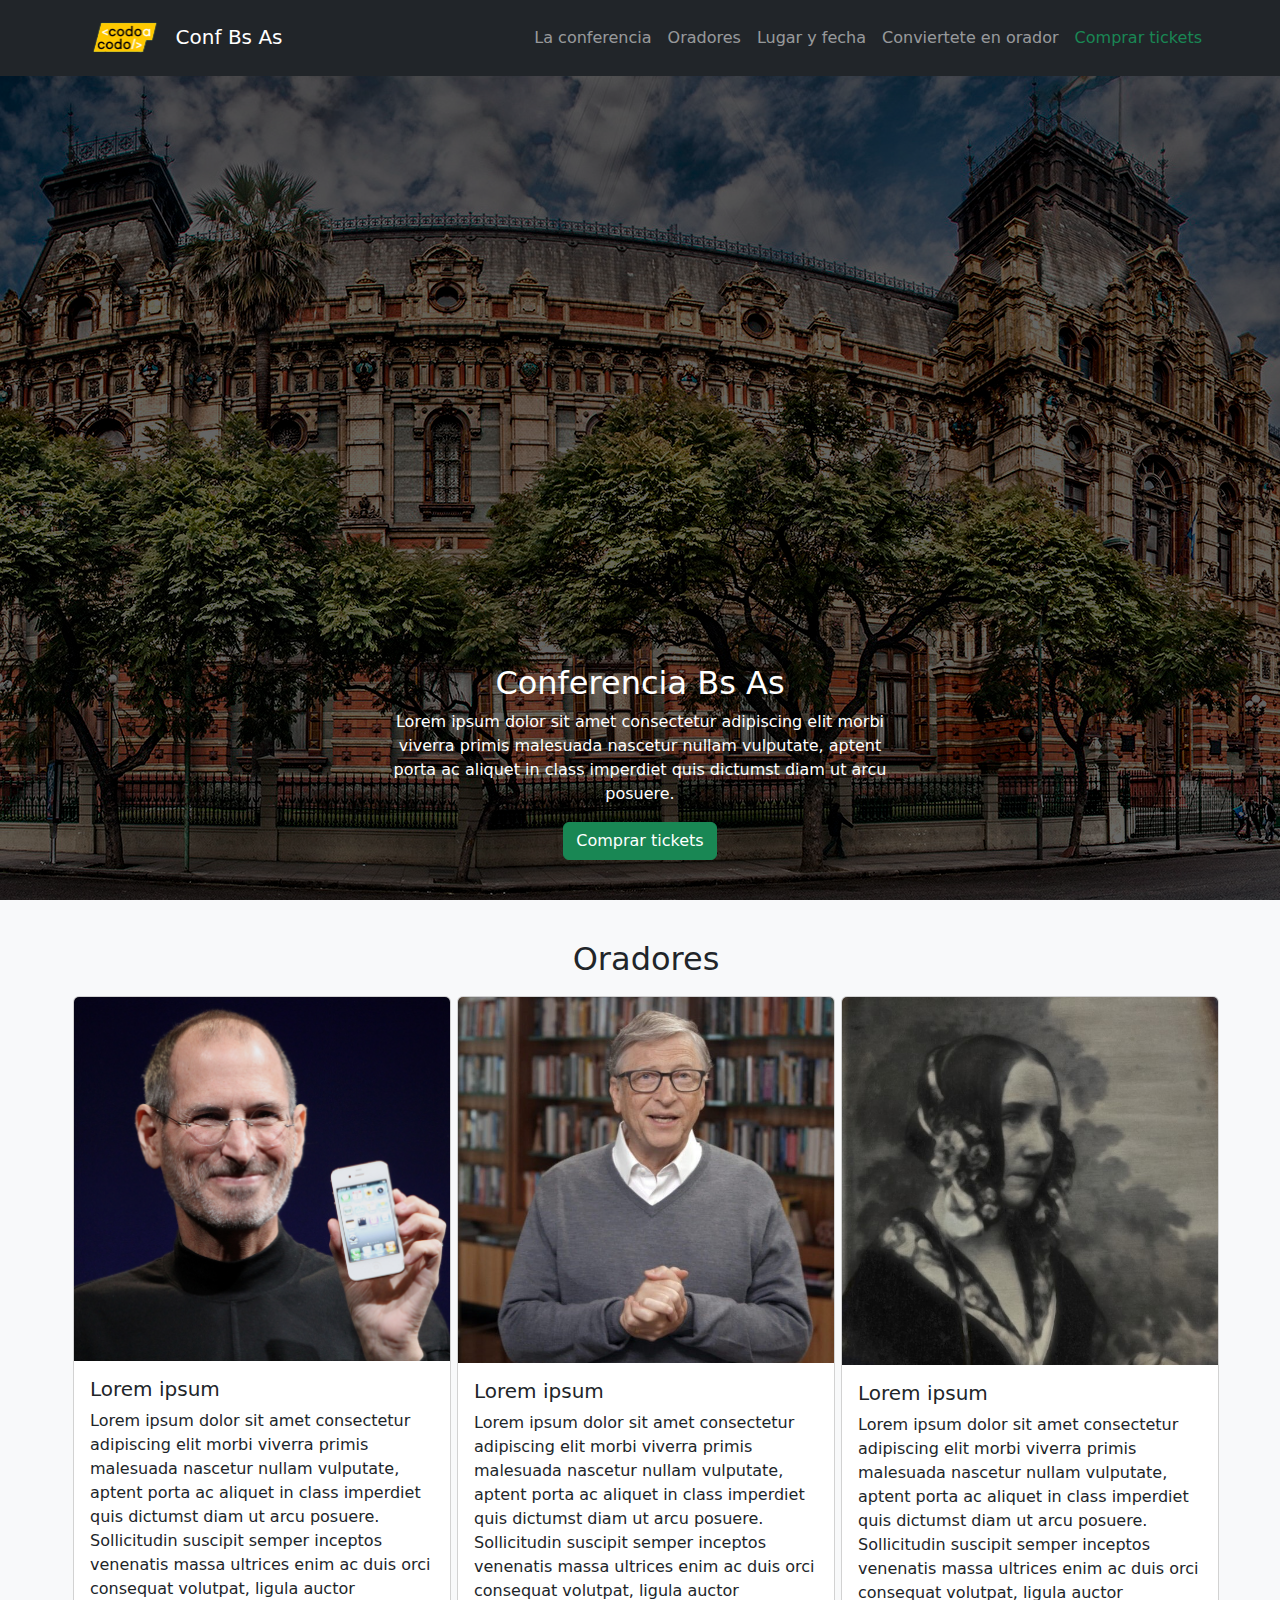
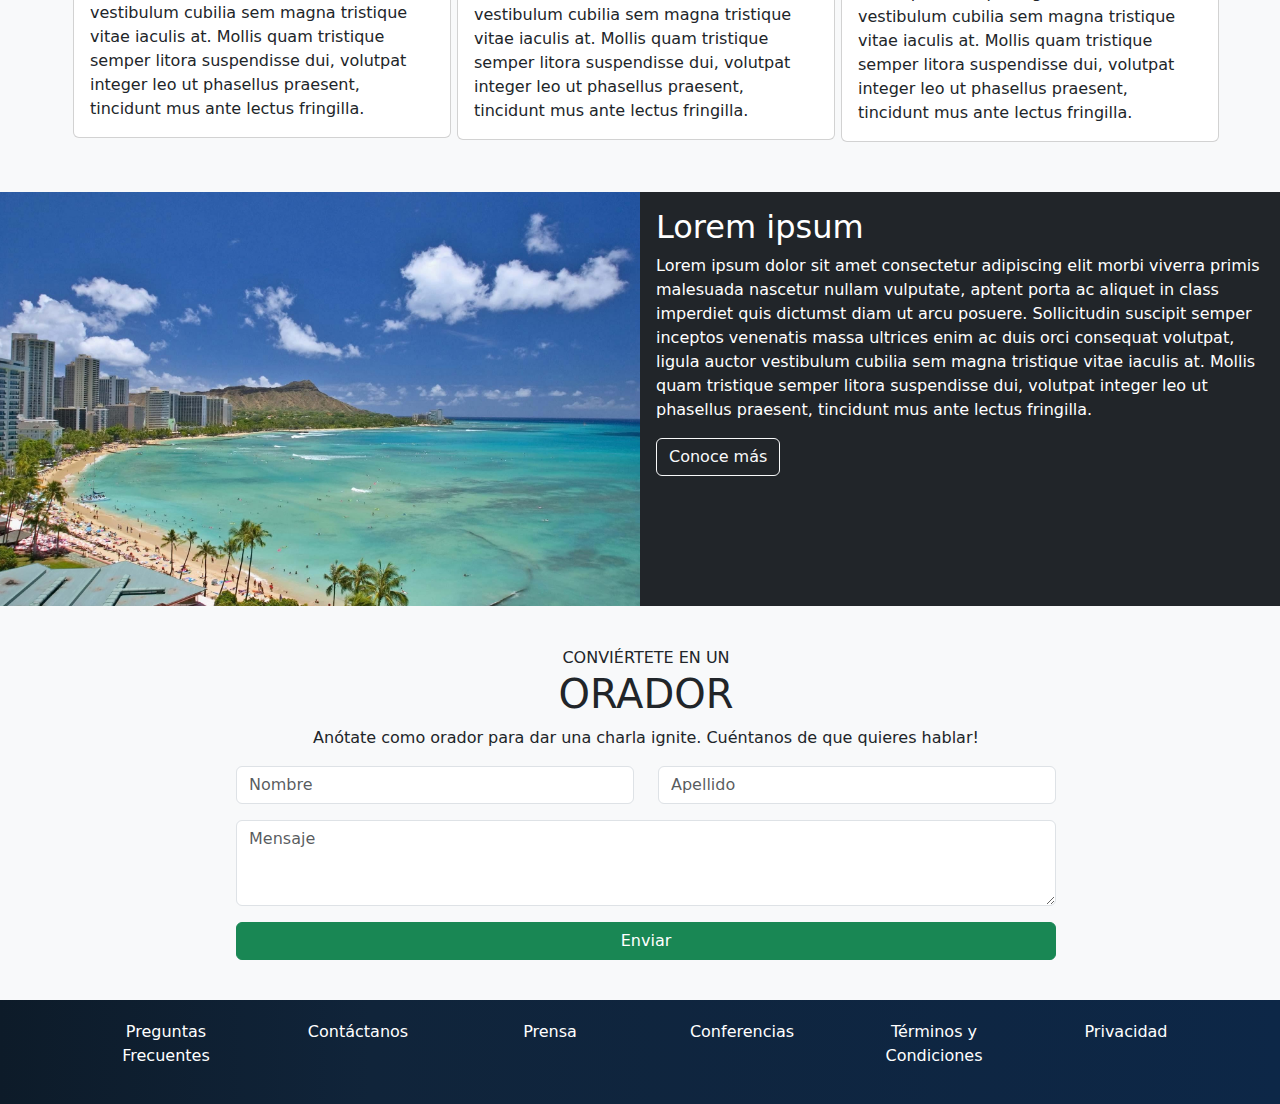
<file: index.html>
<!DOCTYPE html>
<html lang="es">

<head>
    <meta charset="UTF-8">
    <meta name="viewport" content="width=device-width, initial-scale=1.0">
    <title>Conferencia Bs As</title>
    <link href="https://cdn.jsdelivr.net/npm/bootstrap@5.3.2/dist/css/bootstrap.min.css" rel="stylesheet">
    <link href="assets/estilos.css" rel="stylesheet">
</head>

<body>

    <nav class="navbar navbar-expand-lg navbar-dark bg-dark fixed-top">
        <div class="container">
            <div class="navbar-brand">
                <img src="assets/images/codoacodo.png" alt="Logo del sitio" style="height: 50px;"> Conf Bs As
            </div>
    
            <button class="navbar-toggler" type="button" data-bs-toggle="collapse" data-bs-target="#navbarNav"
                aria-controls="navbarNav" aria-expanded="false" aria-label="Toggle navigation">
                <span class="navbar-toggler-icon"></span>
            </button>
    
            <div class="collapse navbar-collapse justify-content-end" id="navbarNav">
                <ul class="navbar-nav">
                    <li class="nav-item">
                        <a class="nav-link" href="#1">La conferencia</a>
                    </li>
                    <li class="nav-item">
                        <a class="nav-link" href="#2">Oradores</a>
                    </li>
                    <li class="nav-item">
                        <a class="nav-link" href="#3">Lugar y fecha</a>
                    </li>
                    <li class="nav-item">
                        <a class="nav-link" href="#4">Conviertete en orador</a>
                    </li>
                    <li class="nav-item">
                        <a class="nav-link link-success" href="comprar-tickets.html">Comprar tickets</a>
                    </li>
                </ul>
            </div>
        </div>
    </nav>

    <div id="carouselExampleSlidesOnly" class="section carousel slide" data-bs-ride="carousel">
        <div class="carousel-inner">
            <div class="carousel-item active carrusel-img bg-img-1">
                <div class="carousel-caption d-none d-md-block">
                    <h2>Conferencia Bs As</h2>
                    <p>Lorem ipsum dolor sit amet consectetur adipiscing elit morbi viverra primis malesuada nascetur nullam vulputate, aptent porta ac aliquet in class imperdiet quis dictumst diam ut arcu posuere.</p>
                    <button type="submit" class="btn btn-success">Comprar tickets</button>
                </div>
            </div>
            <div class="carousel-item carrusel-img bg-img-2">
                <div class="carousel-caption d-none d-md-block">
                    <h2>Conferencia Bs As</h2>
                    <p>Lorem ipsum dolor sit amet consectetur adipiscing elit morbi viverra primis malesuada nascetur nullam vulputate, aptent porta ac aliquet in class imperdiet quis dictumst diam ut arcu posuere.</p>
                    <button type="submit" class="btn btn-success">Comprar tickets</button>
                </div>
            </div>
            <div class="carousel-item carrusel-img bg-img-3">
                <div class="carousel-caption d-none d-md-block">
                    <h2>Conferencia Bs As</h2>
                    <p>Lorem ipsum dolor sit amet consectetur adipiscing elit morbi viverra primis malesuada nascetur nullam vulputate, aptent porta ac aliquet in class imperdiet quis dictumst diam ut arcu posuere.</p>
                    <button type="submit" class="btn btn-success">Comprar tickets</button>
                </div>
            </div>
        </div>
    </div>

    <div class="section" id="2">
        <div class="container">
            <h2 class="text-center">Oradores</h2>
            <div class="row">
                <div class="col-md-4 card-m">
                    <div class="card">
                        <img src="assets/images/steve.jpg" class="card-img-top" alt="Imagen 1">
                        <div class="card-body">
                            <h5 class="card-title">Lorem ipsum</h5>
                            <p class="card-text">Lorem ipsum dolor sit amet consectetur adipiscing elit morbi viverra primis malesuada nascetur nullam vulputate, aptent porta ac aliquet in class imperdiet quis dictumst diam ut arcu posuere. Sollicitudin suscipit semper inceptos venenatis massa ultrices enim ac duis orci consequat volutpat, ligula auctor vestibulum cubilia sem magna tristique vitae iaculis at. Mollis quam tristique semper litora suspendisse dui, volutpat integer leo ut phasellus praesent, tincidunt mus ante lectus fringilla.</p>
                        </div>
                    </div>
                </div>
                <div class="col-md-4 card-m">
                    <div class="card">
                        <img src="assets/images/bill.jpg" class="card-img-top" alt="Imagen 2">
                        <div class="card-body">
                            <h5 class="card-title">Lorem ipsum</h5>
                            <p class="card-text">Lorem ipsum dolor sit amet consectetur adipiscing elit morbi viverra primis malesuada nascetur nullam vulputate, aptent porta ac aliquet in class imperdiet quis dictumst diam ut arcu posuere. Sollicitudin suscipit semper inceptos venenatis massa ultrices enim ac duis orci consequat volutpat, ligula auctor vestibulum cubilia sem magna tristique vitae iaculis at. Mollis quam tristique semper litora suspendisse dui, volutpat integer leo ut phasellus praesent, tincidunt mus ante lectus fringilla.</p>
                        </div>
                    </div>
                </div>
                <div class="col-md-4 card-m">
                    <div class="card">
                        <img src="assets/images/ada.jpeg" class="card-img-top" alt="Imagen 3">
                        <div class="card-body">
                            <h5 class="card-title">Lorem ipsum</h5>
                            <p class="card-text">Lorem ipsum dolor sit amet consectetur adipiscing elit morbi viverra primis malesuada nascetur nullam vulputate, aptent porta ac aliquet in class imperdiet quis dictumst diam ut arcu posuere. Sollicitudin suscipit semper inceptos venenatis massa ultrices enim ac duis orci consequat volutpat, ligula auctor vestibulum cubilia sem magna tristique vitae iaculis at. Mollis quam tristique semper litora suspendisse dui, volutpat integer leo ut phasellus praesent, tincidunt mus ante lectus fringilla.</p>
                        </div>
                    </div>
                </div>
            </div>
        </div>
    </div>

    <div class="section" id="3">
            <div class="row bg-dark text-white width-card">
                <div class="col-md-6 pr-0">
                    <img src="assets/images/honolulu.jpg" class="img-fluid" alt="Imagen Mitad">
                </div>
                <div class="col-md-6 pr-0">
                    <div class="text-box m-3">
                        <h2>Lorem ipsum</h2>
                        <p>Lorem ipsum dolor sit amet consectetur adipiscing elit morbi viverra primis malesuada nascetur nullam vulputate, aptent porta ac aliquet in class imperdiet quis dictumst diam ut arcu posuere. Sollicitudin suscipit semper inceptos venenatis massa ultrices enim ac duis orci consequat volutpat, ligula auctor vestibulum cubilia sem magna tristique vitae iaculis at. Mollis quam tristique semper litora suspendisse dui, volutpat integer leo ut phasellus praesent, tincidunt mus ante lectus fringilla.</p>
                        <button type="button" class="btn btn-outline-light">Conoce más</button>
                    </div>
                </div>
            </div>
    </div>

    <div class="section" id="4">
        <div class="container contact-form text-center">
            <h7>CONVIÉRTETE EN UN</h7>
            <h1>ORADOR</h1>
            <p>Anótate como orador para dar una charla ignite. Cuéntanos de que quieres hablar!</p>
            <form>
                <div class="row mb-3">
                    <div class="col">
                      <input type="text" class="form-control" placeholder="Nombre" aria-label="Nombre">
                    </div>
                    <div class="col">
                      <input type="text" class="form-control" placeholder="Apellido" aria-label="Apellido">
                    </div>
                  </div>
                <div class="mb-3">
                    <textarea class="form-control" id="mensaje" rows="3" required placeholder="Mensaje"></textarea>
                </div>
                <button type="submit" class="btn btn-success w-100">Enviar</button>
            </form>
        </div>
    </div>

    <footer class="footer text-white">
        <div class="container">
            <div class="row">
                <div class="col-md-2">
                    <p><a class="nav-link" href="#">Preguntas Frecuentes</a></p>
                </div>
                <div class="col-md-2">
                    <p><a class="nav-link" href="#">Contáctanos</a></p>
                </div>
                <div class="col-md-2">
                    <p><a class="nav-link" href="#">Prensa</a></p>
                </div>
                <div class="col-md-2">
                    <p><a class="nav-link" href="#">Conferencias</a></p>
                </div>
                <div class="col-md-2">
                    <p><a class="nav-link" href="#">Términos y Condiciones</a></p>
                </div>
                <div class="col-md-2">
                    <p><a class="nav-link" href="#">Privacidad</a></p>
                </div>
            </div>
        </div>
    </footer>

</body>
<script src="https://cdn.jsdelivr.net/npm/bootstrap@5.3.2/dist/js/bootstrap.bundle.min.js"></script>

</html>
</file>
<file: assets/estilos.css>
body {
    background-color: #f8f9fa;
}

 .carousel-caption{
    position: absolute;
    left: 30%;
    width: 40%;
} 

.bg-img-1{
    background-image: url('../assets/images/ba1.jpg');
}

.bg-img-2{
    background-image: url('../assets/images/ba2.jpg');
}

.bg-img-3{
    background-image: url('../assets/images/ba3.jpg');
}

.carrusel-img{
    background-repeat: no-repeat;
    background-size: cover;
    background-position: center;
    height: 100vh;
    width: 100;
}

.carrusel-img::before{
    content: "";
    position: absolute;
    top: 0;
    right: 0;
    bottom: 0;
    left: 0;
    background-color: rgba(0,0,0,0.8);
    background-image: inherit;
    filter:brightness(0.4);
}

.card-m{
    padding: 10px 3px;
}

.section {
    padding-bottom: 40px;

}

.mt-100{
    margin-top: 120px;
}

.pr-0{
    padding-right: 0px;
    padding-left: 0px;
}

.img-fluid {
    max-width: 100%;
    height: -webkit-fill-available!important;
}

.contact-form {
    max-width: 65%;
    margin: 0 auto;
}

.footer {
    background: rgb(6,33,61);
    background: linear-gradient(90deg, rgb(13, 27, 41) 0%, rgb(16, 36, 58) 29%, rgb(13, 39, 71) 100%);
    color: white;
    text-align: center;
    padding: 20px 0;
    position: relative;
    bottom: 0;
    width: 100%;
}

div .row{
    padding-right: 0px;
 }

.col{
    margin-right: 0px;
 }
 
.container-fluid{
    padding-right: 0px;
 }

 .container{
    padding-right: 0px;
 }

.boton-verde{
    background-color: rgb(104, 192, 69);
    color: white;
}

.texto-chico {
    font-size: 0.8rem;
}

.margenForm {
    margin-left: 12rem; 
    margin-right: 12rem; 
}

/* Estilos Responsive */

@media (max-width: 350px){
    .carrusel-img p{
        display: none;
    }
    
    .carrusel-img h2{
        margin-bottom: 15px;
    }

    .carousel-caption{
        position: absolute;
        left: 30%;
        bottom: 30%;
        width: 40%;
    } 
    .margenForm {
        margin-left: 0rem; 
        margin-right: 0rem; 
    }
}

@media (min-width: 350px) and (max-width: 500px){
    .d-md-block {
        display: block!important;
    }

    .carousel-caption{
            position: absolute;
            left: 20%;
            width: 60%;
            bottom: 15%;
    }  
    
    .margenForm {
        margin-left: 0rem; 
        margin-right: 0rem; 
    }

    .col-md-6{
        margin-bottom: 5px;
    }

}

@media (min-width: 500px) and (max-width: 767px){
    .margenForm {
        margin-left: 0rem; 
        margin-right: 0rem; 
    }

    .col-md-6{
        margin-bottom: 5px;
    }

}


@media (min-width: 150px){
    .d-md-block {
        display: block!important;
    }
        
}
</file>
